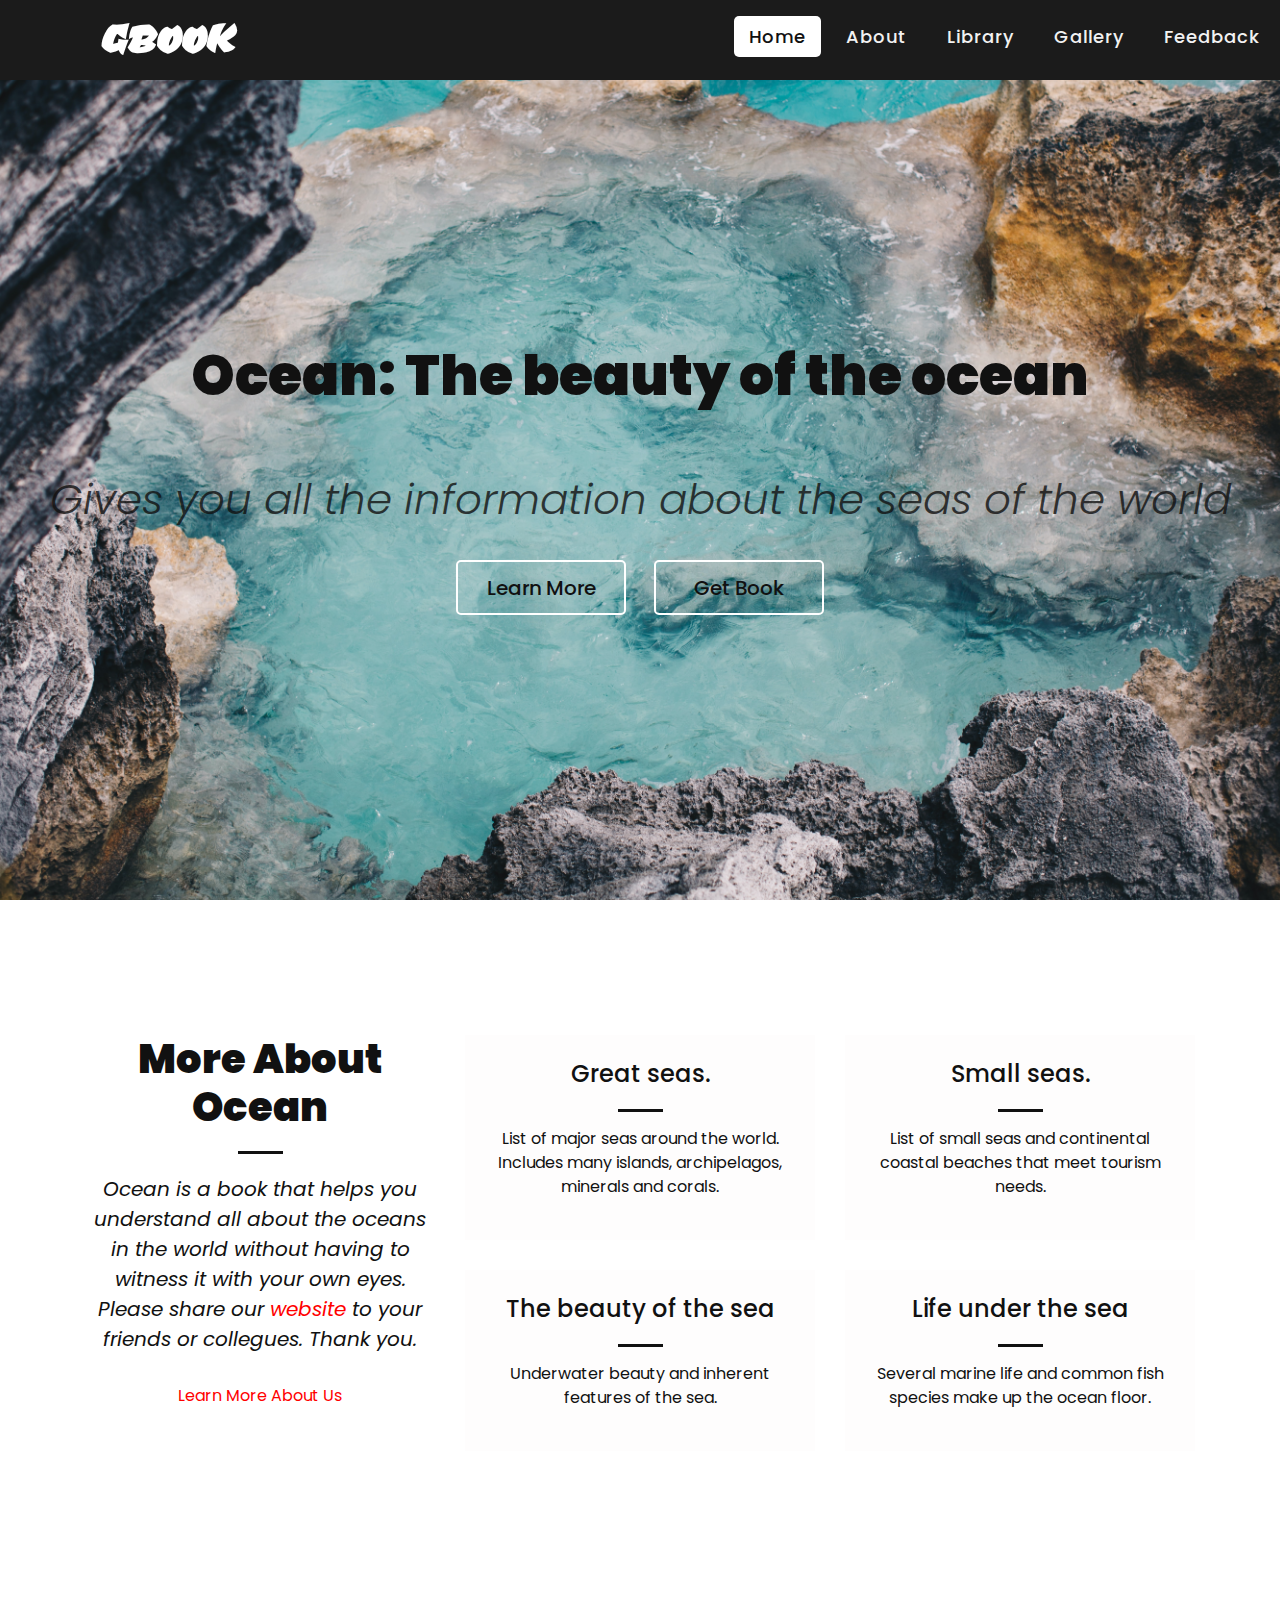
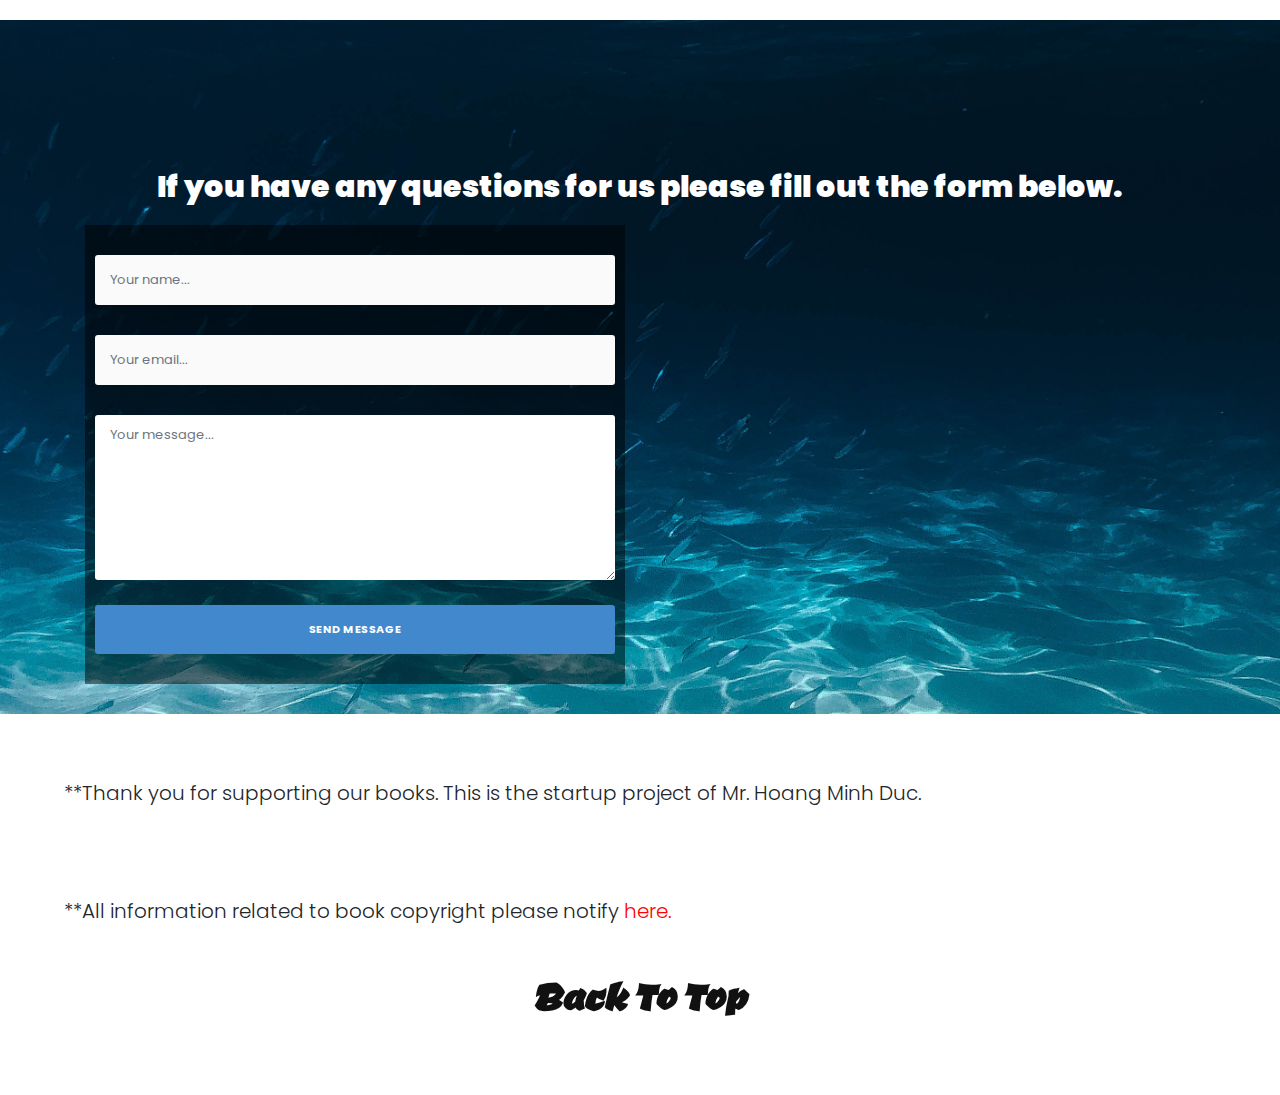
<file: index.html>
<!DOCTYPE html>
<html lang="en">
  <head>
    <meta charset="utf-8">
    <meta http-equiv="X-UA-Compatible" content="IE=edge">
    <meta name="viewport" content="width=device-width, initial-scale=1.0">
    <link rel="stylesheet" href="style.css">
    <link rel="stylesheet" href="https://cdnjs.cloudflare.com/ajax/libs/font-awesome/5.15.2/css/all.min.css">
    <meta name="viewport" content="width=device-width, initial-scale=1.0">
    <link rel="stylesheet" href="https://maxcdn.bootstrapcdn.com/bootstrap/4.0.0/css/bootstrap.min.css" integrity="sha384-Gn5384xqQ1aoWXA+058RXPxPg6fy4IWvTNh0E263XmFcJlSAwiGgFAW/dAiS6JXm" crossorigin="anonymous">
    <title>GBOOK</title>
  </head>
  <body>
    <div><nav>
      <div class="logo">GBOOK</div>
      <input type="checkbox" id="click">
      <label for="click" class="menu-btn">
        <i class="fas fa-bars"></i>
      </label>
      <ul>
        <li><a class="active" href="/Link.html">Home</a></li>
        <li><a href="/Link.html">About</a></li>
        <li><a href="/Link.html">Library</a></li>
        <li><a href="/Link.html">Gallery</a></li>
        <li><a href="/Link.html">Feedback</a></li>
      </ul>
    </nav>
    </div>
    <div class="banner">
      <div class="content">
        <div class="title">Ocean: The beauty of the ocean</div>
        <div class="sub_title">Gives you all the information about the seas of the world</div>
          <div class="btns">
            <button><a href="/Link.html">Learn More</a></button>
            <button><a href="/Link.html">Get Book</a></button>
          </div>
      </div>
    </div>
  

    <div class="service-content" id="services">
      <div class="container">
          <div class="row">
              <div class="col-md-4">
                  <div class="left-text">
                      <h4>More About Ocean</h4>
                      <div class="line-dec"></div>
                      <p>Ocean is a book that helps you understand all about the oceans in the world without having to witness it with your own eyes. 
                      Please share our <a rel="nofollow" href="index.html">website</a> to your friends or collegues. Thank you.</p>
                      <div class="primary-button">
                          <a href="Link.html">Learn More About Us</a>
                      </div>
                  </div>
              </div>
              <div class="col-md-8">
                  <div class="row">
                      <div class="col-md-6">
                          <div class="service-item">
                              <h4>
                                Great seas.</h4>
                              <div class="line-dec"></div>
                              <p>List of major seas around the world. Includes many islands, archipelagos, minerals and corals.</p>
                          </div>
                      </div>
                      <div class="col-md-6">
                          <div class="service-item">
                              <h4>Small seas.</h4>
                              <div class="line-dec"></div>
                              <p>List of small seas and continental coastal beaches that meet tourism needs.</p>
                          </div>
                      </div>
                      <div class="col-md-6">
                          <div class="service-item">
                              <h4>The beauty of the sea</h4>
                              <div class="line-dec"></div>
                              <p>Underwater beauty and inherent features of the sea.</p>
                          </div>
                      </div>
                      <div class="col-md-6">
                          <div class="service-item">
                              <h4>Life under the sea</h4>
                              <div class="line-dec"></div>
                              <p>Several marine life and common fish species make up the ocean floor.</p>
                          </div>
                      </div>
                  </div>
              </div>                
          </div>
      </div>
  </div>

  <div class="parallax-content contact-content" id="contact-us">
    <p class="title-contact">
      If you have any questions for us please fill out the form below.
    </p>
    <div class="container">
        <div class="row">
            <div class="col-md-6">
                <div class="contact-form">
                    <div class="row">
                        <form id="contact" action="" method="post">
                            <div class="row">
                                <div class="col-md-12">
                                  <fieldset>
                                    <input name="name" type="text" class="form-control" id="name" placeholder="Your name..." required="">
                                  </fieldset>
                                </div>
                                <div class="col-md-12">
                                  <fieldset>
                                    <input name="email" type="email" class="form-control" id="email" placeholder="Your email..." required="">
                                  </fieldset>
                                </div>
                                <div class="col-md-12">
                                  <fieldset>
                                    <textarea name="message" rows="6" class="form-control" id="message" placeholder="Your message..." required=""></textarea>
                                  </fieldset>
                                </div>
                                <div class="col-md-12">
                                  <fieldset>
                                    <button type="submit" id="form-submit" class="btn">Send Message</button>
                                  </fieldset>
                                </div>
                            </div>
                        </form>
                    </div>
                </div>
            </div>
        </div>
    </div>
</div>
    <footer>
      
      <p>
        **Thank you for supporting our books. This is the startup project of Mr. Hoang Minh Duc.
      </p>
      <br>
      <p>
        **All information related to book copyright please notify <a href="/Link.html"> here.</a>
      </p>
      <div class="primary-button">
        <a href="index.html">Back To Top</a>
    </div>
    </footer>
    <script src="https://code.jquery.com/jquery-3.2.1.slim.min.js" integrity="sha384-KJ3o2DKtIkvYIK3UENzmM7KCkRr/rE9/Qpg6aAZGJwFDMVNA/GpGFF93hXpG5KkN" crossorigin="anonymous"></script>
<script src="https://cdnjs.cloudflare.com/ajax/libs/popper.js/1.12.9/umd/popper.min.js" integrity="sha384-ApNbgh9B+Y1QKtv3Rn7W3mgPxhU9K/ScQsAP7hUibX39j7fakFPskvXusvfa0b4Q" crossorigin="anonymous"></script>
<script src="https://maxcdn.bootstrapcdn.com/bootstrap/4.0.0/js/bootstrap.min.js" integrity="sha384-JZR6Spejh4U02d8jOt6vLEHfe/JQGiRRSQQxSfFWpi1MquVdAyjUar5+76PVCmYl" crossorigin="anonymous"></script>      
  </body>
</html>
</file>
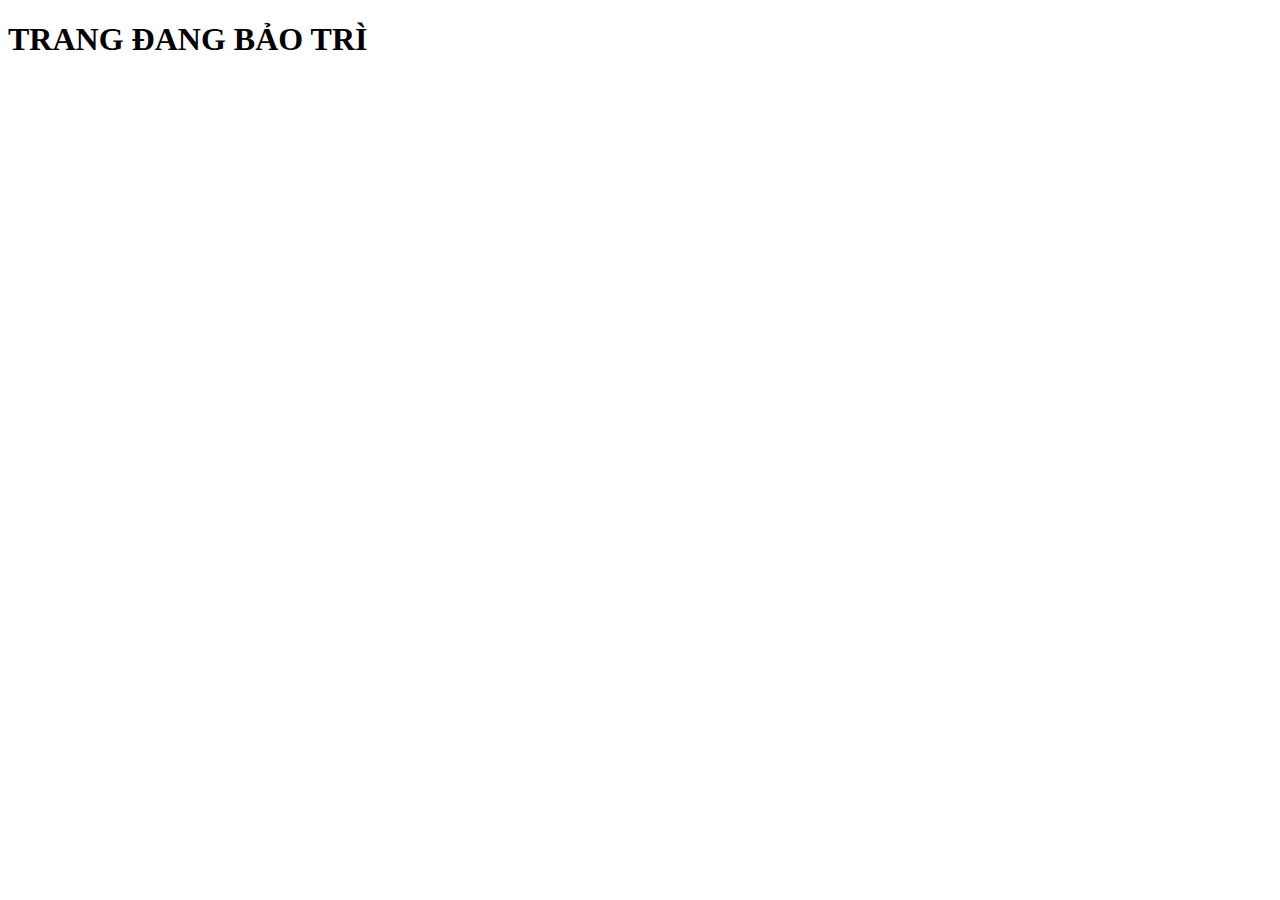
<file: Link.html>
<!DOCTYPE html>
<html lang="en">
<head>
    <meta charset="UTF-8">
    <meta http-equiv="X-UA-Compatible" content="IE=edge">
    <meta name="viewport" content="width=device-width, initial-scale=1.0">
    <title>Link</title>
</head>
<body>
    <h1>
        TRANG ĐANG BẢO TRÌ 
    </h1>
</body>
</html>
</file>
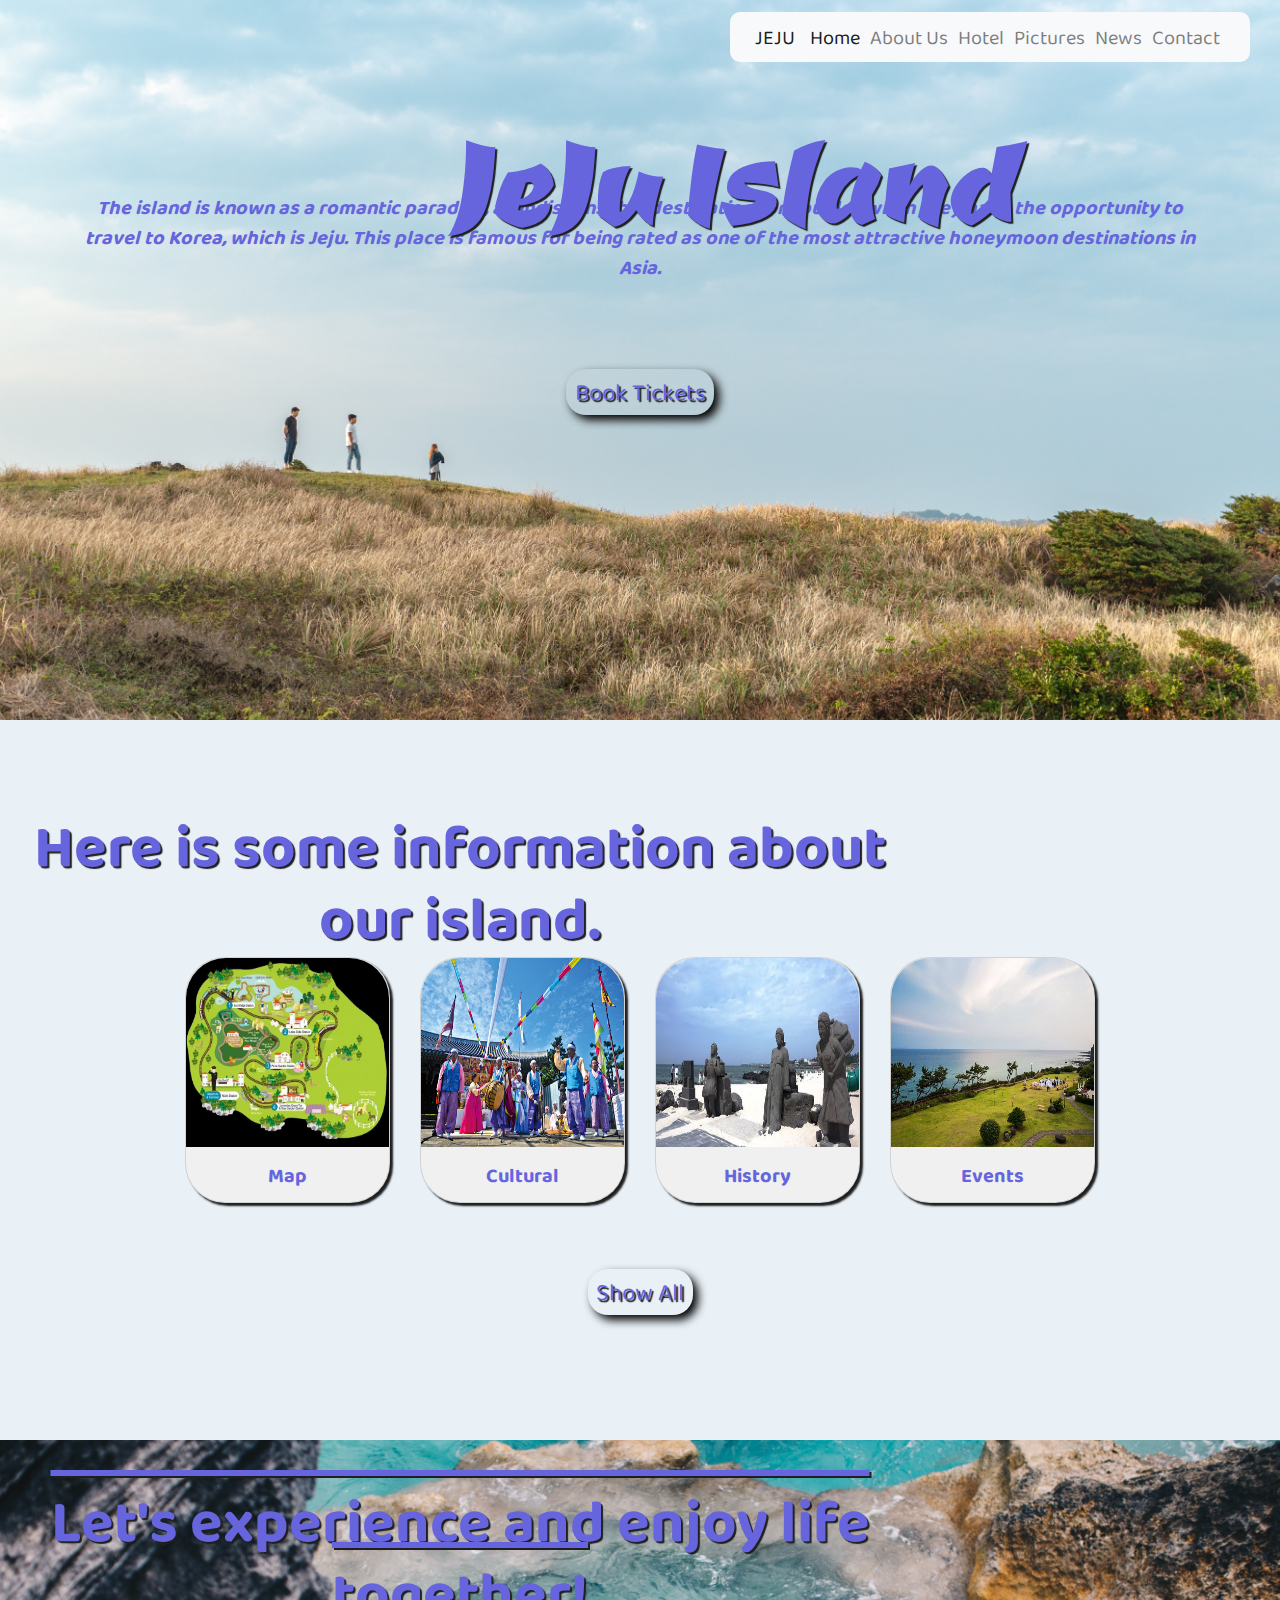
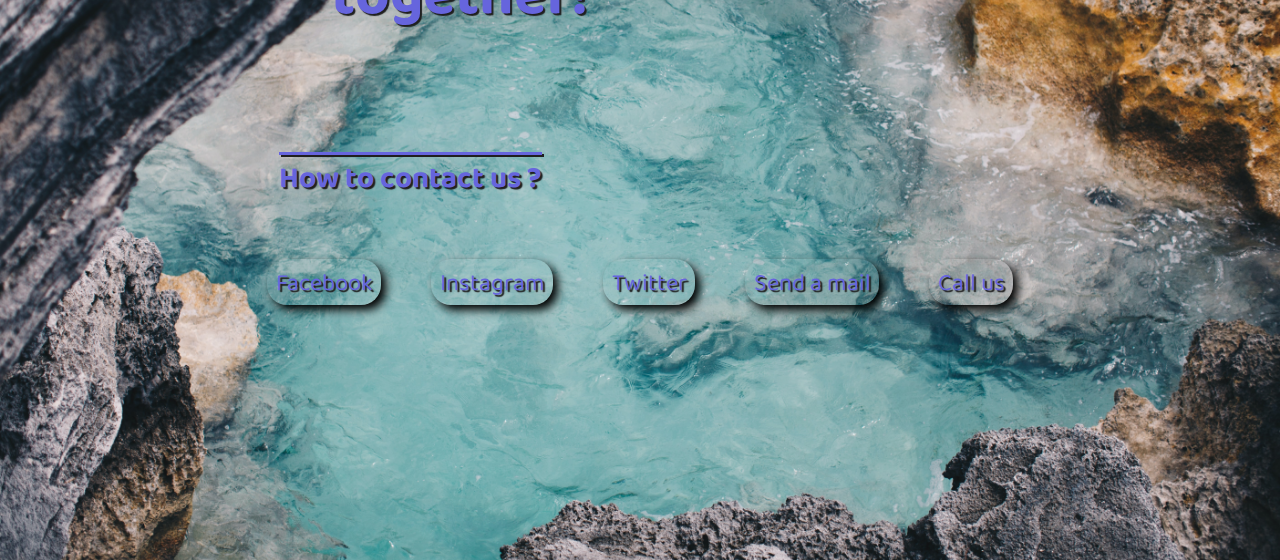
<file: Reponsiveweb.html>
<!DOCTYPE html>
<html lang="en">
<head>
    <meta charset="UTF-8">
    <meta http-equiv="X-UA-Compatible" content="IE=edge">
    <meta name="viewport" content="width=device-width, initial-scale=1.0">
    <link rel="stylesheet" href="https://maxcdn.bootstrapcdn.com/bootstrap/4.0.0/css/bootstrap.min.css" integrity="sha384-Gn5384xqQ1aoWXA+058RXPxPg6fy4IWvTNh0E263XmFcJlSAwiGgFAW/dAiS6JXm" crossorigin="anonymous">
    <link rel="stylesheet" type="text/css" href="css/style1.css">

    <title>JeJu Island</title>
</head>
<body>
  <header>
        <nav class="navbar navbar-expand-lg navbar-light bg-light">
            <div class="container-fluid">
              <a class="navbar-brand" href="#">JEJU</a>
              <button class="navbar-toggler" type="button" data-bs-toggle="collapse" data-bs-target="#navbarNav" aria-controls="navbarNav" aria-expanded="false" aria-label="Toggle navigation">
                <span class="navbar-toggler-icon"></span>
              </button>
              <div class="collapse navbar-collapse" id="navbarNav">
                <ul class="navbar-nav">
                  <li class="nav-item">
                    <a class="nav-link active" aria-current="page" href="Bookticket.html">Home</a>
                  </li>
                  <li class="nav-item">
                    <a class="nav-link" href="Bookticket.html">About Us</a>
                  </li>
                  <li class="nav-item">
                    <a class="nav-link" href="Bookticket.html">Hotel</a>
                  </li>
                  <li class="nav-item">
                    <a class="nav-link" href="Bookticket.html">Pictures</a>
                  </li>
                  <li class="nav-item">
                    <a class="nav-link" href="Bookticket.html">News</a>
                  </li>
                  <li class="nav-item">
                    <a class="nav-link" href="Bookticket.html">Contact</a>
                  </li>
                </ul>
              </div>
            </div>
          </nav>

        <div class="header-text">
        <p class="quote">
          The island is known as a romantic paradise, an indispensable destination for couples when they have the opportunity to travel to Korea, which is Jeju. This place is famous for being rated as one of the most attractive honeymoon destinations in Asia.</p>
        <h1 class="title">
            JeJu Island
        </h1>
        </div>
        <div class="button">
            <a href="Bookticket.html" class="btn details">Book Tickets</a>
        </div>
        
    </header>
    <div class="island-section">
      <div class="island-section-header">
        <h2>Here is some information about our island.
          </h2>
      </div>

      <div class="row row-cols-1 row-cols-md-2 g-4">
        <div class="col">
          <div class="card">
            <img src="images/map.jpg" class="card-img-top1" alt="_blank">
            <div class="card-body">
              <a class="card-title" href="Bookticket.html">Map</a>
              
            </div>
          </div>
        </div>
        <div class="col">
          <div class="card">
            <img src="images/cultural.jpg" class="card-img-top2" alt="_blank">
            <div class="card-body">
              <a class="card-title" href="Bookticket.html">Cultural</a>
        
            </div>
          </div>
        </div>
        <div class="col">
          <div class="card">
            <img src="images/history.jpg" class="card-img-top3" alt="_blank">
            <div class="card-body">
              <a class="card-title" href="Bookticket.html">History</a>
              
            </div>
          </div>
        </div>
        <div class="col">
          <div class="card">
            <img src="images/event.jpg" class="card-img-top4" alt="_blank">
            <div class="card-body">
              <a class="card-title" href="Bookticket.html">Events</a>
              
            </div>
          </div>
        </div>
      </div>
      <div class="button1">
        <a href="Bookticket.html" class="btn details" target="_blank">Show All
        </a>
      </div>
    </div>

    <footer class="contact-section">
      <div class="contact-section-header">
        <h2>
          Let's experience and enjoy life together!
        </h2>
        <p>
          How to contact us ?
        </p>
      </div>
      <div class="contact-section-links">
            <a 
              target="_blank"
              class="btn details"
              href="Bookticket.html"> Facebook</a>
          
            <a
              target="_blank"
              class="btn details"
              href="Bookticket.html">Instagram</a>
         
            <a
              target="_blank"
              class="btn details"
              href="Bookticket.html">Twitter</a>
         
            <a
              target="_blank"
              class="btn details"
              href="Bookticket.html">Send a mail</a>

          
            <a
              target="_blank" 
              class="btn details"
              href="Bookticket.html">Call us</a>
      </div> 
    </footer>
</file>
<file: style.css>
@import url('https://fonts.googleapis.com/css2?family=Poppins:wght@200;300;400;500;600;700&display=swap');

@import url('https://fonts.googleapis.com/css2?family=Ceviche+One&display=swap');

*{
  margin: 0;
  padding: 0;
  box-sizing: border-box;
  font-family: 'Poppins', sans-serif;
} 
nav{
  display: flex;
  height: 80px;
  width: 100%;
  background: #1b1b1b;
  align-items: center;
  justify-content: space-between;
  padding: 0 50px 0 100px;
  flex-wrap: wrap;
  z-index: 100;
  position:fixed;
  
}
nav .logo{
  
  color: #fff;
  font-size: 50px;
  font-weight: 600;
  font-family: 'Ceviche One', cursive;
  z-index: 100;
}
nav ul{
  display: flex;
  flex-wrap: wrap;
  list-style: none;
  z-index: 100;
  position: absolute;
  top: 23px;
  right: 0px;
}
nav ul li{
  margin: 0 5px;
  z-index: 100;
}
nav ul li a{
  color: #f2f2f2;
  text-decoration: none;
  font-size: 18px;
  font-weight: 500;
  padding: 8px 15px;
  border-radius: 5px;
  letter-spacing: 1px;
  transition: all 0.3s ease;
  z-index: 100;
  
}
nav ul li a.active,
nav ul li a:hover{
  color: #111;
  background: #fff;
  z-index: 100;
  text-decoration: none;
}
nav .menu-btn i{
  color: #fff;
  font-size: 22px;
  cursor: pointer;
  display: none;
  z-index: 100;
}
input[type="checkbox"]{
  display: none;
}
.banner{
    position: relative;
    width: 100%;
    min-height: 100vh;
    padding: 20px 100px;
    background: url(ocean2.jpg);
    background-position: center;
    background-size: cover;
    display: flex;
    justify-content: flex-start;
    align-items: center;
    z-index: 1;
}
@media (max-width: 1000px){
  nav{
    padding: 0 40px 0 50px;
    z-index: 100;
  }
}
@media (max-width: 920px) {
  nav .menu-btn i{
    display: block;
  }
  #click:checked ~ .menu-btn i:before{
    content: "\f00d";
  }
nav ul{
    position: fixed;
    top: 80px;
    left: -100%;
    background: #111;
    height: 100vh;
    width: 100%;
    text-align: center;
    display: block;
    transition: all 0.3s ease;
  }
  #click:checked ~ ul{
    left: 0;
  }
  nav ul li{
    width: 100%;
    margin: 40px 0;
  }
  nav ul li a{
    width: 100%;
    margin-left: -100%;
    display: block;
    font-size: 20px;
    transition: 0.6s cubic-bezier(0.68, -0.55, 0.265, 1.55);
  }
  #click:checked ~ ul li a{
    margin-left: 0px;
  }
  nav ul li a.active,
  nav ul li a:hover{
    background: none;
    color: cyan;
  }
}
.content{
  position: absolute;
  top: 50%;
  left: 50%;
  transform: translate(-50%, -50%);
  text-align: center;
  z-index: -1;
  width: 100%;
  padding: 0 30px;
  color: #1b1b1b;
}
.content div{
  font-size: 40px;
  font-weight: 700;
}

.content{
  position: absolute;
  top: 50%;
  left: 50%;
  transform: translate(-50%, -50%);
  width: 100%;
  padding: 0 20px;
  text-align: center;
}
.content .title{
  color: #111;
  font-size: 55px;
  font-weight: 1000;
  z-index: 10;
  margin: 50px;
  
}
.content .sub_title{
  color: #111;
  font-size: 42px;
  font-weight: 300;
  font-style: italic;
  opacity: 0.8;

}
.content .btns{
  margin-top: 20px;
}
.content .btns button {
  height: 55px;
  width: 170px;
  border-radius: 5px;
  border: none;
  margin: 0 10px;
  border: 2px solid white;
  font-size: 20px;
  font-weight: 500;
  padding: 0 10px;
  cursor: pointer;
  outline: none;
  transition: all 0.3s ease;
}
.content .btns button a {
  text-decoration: none;
  color: #111;
}
.content .btns button:first-child{
  color: #fff;
  background: none;
}
.btns button:first-child:hover{
  background: white;
  color: black;
}
.content .btns button:last-child{
  background: none;
  color: black;
}
.btns button:last-child:hover{
  background: white;
  color: black;
}
footer {
  font-weight: 300;
  display: flex;
  justify-content: space-evenly;
  padding: 2rem;
  background: var(--main-gray);
  border-top: 4px solid var(--main-red);
}
footer .primary-button {
  margin-bottom: 30px;
  text-align: center;
}
footer .primary-button a {
  text-decoration: none;
  color: #111;
  font-size: 50px;
  font-weight: 600;
  font-family:'Ceviche One', cursive;

}

footer > p {
  margin: 2rem;
  font-size: 20px;
  font-weight: 300;
}
footer > p > a{
  text-decoration: none;
  color: red;
}
@media (max-width: 28.75em) {
  footer {
    flex-direction: column;
    text-align: center;
  }
  footer > p {
    font-size: 14px;
  }
  footer .primary-button a {
    font-size: 15px;
  }
}
@media (max-width: 28.75em) {
  .banner {
    flex-direction: column;
    text-align: center;
  }
  .content .title {
    font-size: 25px;
  }
  .content .sub_title {
    font-size: 15px;
  }
  .content .btns button {
    height: 30px;
    width: 140px;
}
  nav .logo {
    font-size: 30px;
  }
}



.service-content {
  padding-left: 15px;
  padding-right: 15px;
  padding-top: 15vh;
  background-image: url(/ocean10.jpg);
  background-attachment: fixed;
  min-height: 80vh;
  background-size: cover;
  background-position: center;
  text-align: center;
  
  
}

.service-content .left-text h4 {
  font-size: 40px;
  font-weight: 1000;
  color: #111;
}

h4, .h4 {
  font-size: 30px;
}

.service-content .left-text .line-dec {
  width: 45px;
  height: 3px;
  background-color: #111;
  margin: 20px auto 20px auto;
  text-align: center;
  
}

.service-content .left-text p {
  color: #111;
  font-size: 20px;
  font-style: italic;
}
.service-content .left-text p a {
  color: red;
}


.service-content .left-text .primary-button {
  margin: 30px 0px;
}
.service-content .left-text .primary-button a {
  color: red;
}

.service-content .service-item {
  background-color: rgba(253, 252, 252, 0.5);
  padding: 25px 30px;
  text-align: center;
  color: #111;
  margin-bottom: 30px;
}

.service-content .service-item .line-dec {
  width: 45px;
  height: 3px;
  background-color: #111;
  margin: 20px auto 15px auto;
}

@media (max-width: 767px){
  .service-content {
    padding-top: 5vh;
    text-align: center;
  }

  .service-content .left-text .line-dec {
    width: 45px;
    height: 3px;
    background-color: #111;
    margin: 20px auto 20px auto;
  }

  .service-content .service-item {
    background-color: rgba(0, 0, 0, 0.5);
    padding: 25px 30px;
    text-align: center;
    color: #fff;
    margin-bottom: 30px;
  }
}

/* contact */
.title-contact {
  font-size: 30px;
  text-align: center;
  font-weight: 900;
  color: #fff;
}
@media (max-width: 767px) {
  .title-contact {
    font-size: 15px;
  }
}

.contact-content {
  padding-left: 15px;
  padding-right: 15px;
  padding-top: 16vh;
  background-image: url(/ocean3.jpg);
  background-size: cover;
  background-position: center;
  text-align: center;
}

.contact-form {
  background-color: rgba(0, 0, 0, 0.5);
  padding: 30px 25px;
  margin-bottom: 30px;
}


#contact input {
  border-radius: 3px;
  padding-left: 15px;
  font-size: 13px;
  color: #232323;
  background-color: rgb(250, 250, 250);
  outline: none;
  border: none;
  box-shadow: none;
  line-height: 50px;
  height: 50px;
  width: 100%;
  margin-bottom: 30px;
}

#contact textarea {
  border-radius: 3px;
  padding-left: 15px;
  padding-top: 10px;
  font-size: 13px;
  color: #232323;
  background-color: rgb(255, 255, 255);
  outline: none;
  border: none;
  box-shadow: none;
  height: 165px;
  max-height: 220px;
  width: 100%;
  margin-bottom: 25px;
}

#contact button {
  display: inline-block;
  background-color: #4189cc;
  padding: 15px 24px;
  width: 100%;
  border-radius: 3px;
  text-transform: uppercase;
  font-size: 11px;
  color: #fff;
  font-weight: 700;
  text-decoration: none;
  letter-spacing: 0.5px;
}
</file>
<file: css/style1.css>
@import url('https://fonts.googleapis.com/css2?family=Baloo+Chettan+2:wght@500&display=swap');
@import url('https://fonts.googleapis.com/css2?family=Ceviche+One&display=swap');
html {
    box-sizing: border-box;
    font-size: 62.5%;
    scroll-behavior: smooth;
  }

:root {
    --main-white: #f0f0f0;
    --main-peru: peru;
    --main-blue: #45567d;
    --main-gray: #303841;
    --main-green: green;
    --main-silver: #C0C0C0;
    --main-teal: #008080;
    --main-black: black;
    --main-light-turquoise: #AFEEEE;
    --main-BlanchedAlmond: #FFEBCD;
    --main-purple: #6665dd;

}
* {
    font-family: 'Baloo Chettan 2', cursive;
}
/* thanh navbar */
.navbar {
    position: fixed;
    top: 12px;
    right: 30px;
    border-radius: 10px;
    z-index: 10;
}
.navbar a {
    border-radius: 10px;
    display: block;
    font-size: 20px;
}

.navbar-nav a:hover {
    background: #9b9ece;
}
/*thanh navbar*/

header {
    width: 100%;
    height: 80vh;
    background-image: url("../images/header4.jpg");  
    background-position: left;
    background-size: cover;
    background-repeat: no-repeat;
    position: relative;
    text-align: center;
    justify-content: center;
    display: flex;
    align-items: center;
}
/* nút tổng */
.btn {
    margin-top: 5vmax;
    font-size: 30px;
    border-radius: 20px;
    box-shadow: 5px 5px 10px black;
    color: #6665dd;
}
.btn a {
    text-decoration: none;
    color: #6665dd;
}
/* phần giới thiệu header */
.header-text > p {
    font-size: 20px ;
    color: #6665dd;
    position: absolute;
    top: 15vmax;
    left: 6vmax;
    right: 6vmax;
    font-style: italic;
    font-weight: 700;    
}
/* JeJu Island */
.header-text > h1 {
    font-size: 150px ;
    color: var(--main-purple);
    position: absolute;
    text-align: center;
    top: 10vh;
    left: 35vw;
    text-shadow: 2px 2px 1px #1f1f1f ;
    font-family: 'Ceviche One', cursive;
}
/* phần mục chính */
.island-section {
    background:#e9f1f7;
    width: 100%;
    height: 80vh;
    position: relative;
    text-align: center;
    justify-content: center;
    display: flex;
    align-items: center;  
}
/* giới thiệu của mục chính */ 
.island-section-header h2{
    color: #6665dd;
    font-weight: 700;
    font-size: 60px;
    margin-top: 0;
    position: absolute;
    top: 10vh;
    right: 40vh;
    text-shadow: 2px 2px 1px #1f1f1f;   
}
/* tổng thẻ */
.card-title {
    font-weight: 700;
    font-size: 20px;
    color:#6665dd;
}
/* tên thẻ */
.card-body a {
    text-decoration: none;
    color: #6665dd;
    
}
/* thẻ chính */
.card {
    display: flex;
    width: 16vw;
    border-radius: 40px;
    background-color: var(--main-white);
    box-shadow: 3px 3px 2px #1f1f1f;
    background-size: cover;
    transition: transform 0.3s ease-out;
}
.card:hover {
    transform: translateY(30px);
}
.card-img-top1 {
    border-top-left-radius: 40px;
    border-top-right-radius: 40px;
    width: 100%;
    height: 21vh;
    
}
.card-img-top2 {
    border-top-left-radius: 40px;
    border-top-right-radius: 40px;
    width: 100%;
    height: 21vh;
}
.card-img-top3 {
    border-top-left-radius: 40px;
    border-top-right-radius: 40px;
    width: 100%;
    height: 21vh;
}
.card-img-top4 {
    border-top-left-radius: 40px;
    border-top-right-radius: 40px;
    width: 100%;
    height: 21vh;
}
/* nút Show all */
.button1 {
    display: flex;
    justify-content: center;
    margin-top: 40vh;
    position: absolute;
    
}


.contact-section {
    position: absolute;
    display: flex;
    flex-direction: column;
    justify-content: center;
    align-items: center;
    text-align: center;
    width: 100%;
    height: 80vh;
    padding: 0 2rem;
}
/* ảnh nền phần contact */
.contact-section {
    background: url("../images/ocean2.jpg");
    background-size: cover;
    background-repeat: no-repeat;
    background-position: left;
    -webkit-background-size: cover;
    -moz-background-size: cover;
    -o-background-size: cover;
    background-size: cover;
}
/* mục link */
.contact-section-links {
    display: flex;
    justify-content: center;
    gap: 50px;
    margin-top: 100px;
    flex-wrap: wrap;
    
}
/* phần h2 contact */
.contact-section-header h2 {
    color: #6665dd;
    font-weight: 700;
    font-size: 60px;
    margin-top: 0;
    position: absolute;
    top: 5vh;
    right: 40vh;
    text-shadow: 2px 2px 1px #1f1f1f;
    color: #6665dd;
    text-decoration: overline;
}
/* phần p contact */
.contact-section-header p {
    color: #6665dd;
    font-weight: 700;
    font-size: 30px;
    margin-top: 0;
    position: absolute;
    top: 35vh;
    right: 82vh;
    text-shadow: 2px 2px 1px #1f1f1f;
    text-decoration: overline;
}
/* animation cho các nút */
.details {
    font-size: 2.4rem;
    text-shadow: 2px 2px 1px #1f1f1f;
    transition: transform 0.3s ease-out;
}
.details:hover {
    transform: translateY(8px);
    color:#6665dd ;
}
@media screen and (max-width: 1023px) {
    .navbar {
    width: 40vw;
    height: 5vh;
    position: fixed;
    font-size: 12px;
    top: 12px;
    right: 30px;
    border-radius: 10px;
    z-index: 10;
    }
    .header-text > h1 {
    font-size: 70px ;
    top: 4vmax;
    left: 39vmax;
    }
    .header-text > p {
    font-size: 18px ;
    top: 15vmax;
    left: 4vmax;
    width: 80%;
    }
    .button {
    margin-top: 10vmax;     
    }
    .btn {
    margin-top: 5vmax;
    font-size: 20px;
    border-radius: 20px;   
    }
    header {
    height: 60vh;
    }
    .island-section {
    width: 100%;
    height: 100vh; 
    }
    .island-section-header h2{
    font-size: 30px;
    margin-top: 0;
    top: 5vmax;
    right: 20vmax; 
    }
    .card-title {
    font-size: 18px;
    }
    .card {
    width: 30vw;
    height: 30vh;
    }
    .button1 {
    bottom: 10px;
    }
    .contact-section {
    height: 60vh;
    }
    .contact-section-header h2 {
    font-size: 40px;
    top: 10vh;
    right: 20vmax;
    }
    .contact-section-header p {
    font-size: 30px;
    top: 20vh;
    right: 35vmax;
    }
    .details {
        font-size: 2rem;
    }
}

@media screen and (max-width: 767px) {
    .header-text > h1 {
    font-size: 70px ;
    top: 4vmax;
    left: 29vmax;
    }
    .header-text > p {
    font-size: 18px ;
    top: 15vmax;
    left: 4vmax;
    width: 80%;
    }
    .button {
    margin-top: 10vmax;     
    }
    .btn {
    margin-top: 5vmax;
    font-size: 20px;
    border-radius: 20px;   
    }
    header {
    height: 50vh;
    }
    .island-section {
    width: 100%;
    height: 100vh; 
    }
    .island-section-header h2{
    font-size: 30px;
    margin-top: 0;
    top: 5vmax;
    right: 10vmax; 
    }
    .card-title {
    font-size: 18px;
    }
    .card {
    width: 25vw;
    height: 25vh;
    }
    .button1 {
    bottom: 10px;
    }
    .contact-section {
    height: 100vh;
    }
    .contact-section-header h2 {
    font-size: 40px;
    top: 10vh;
    right: 6vh;
    }
    .contact-section-header p {
    font-size: 30px;
    top: 20vh;
    right: 30vh;
    }
    .details {
        font-size: 2rem;
    }
}
@media screen and (max-width: 479px) {
    .navbar {
    width: 40vw;
    height: 6vh;
    position: fixed;
    font-size: 12px;
    top: 12px;
    right: 30px;
    }
    .header-text > h1 {
    font-size: 50px ;
    top: 6vmax;
    left: 18vmax;
    }
    .header-text > p {
    font-size: 15px ;
    top: 15vmax;
    left: 4vmax;
    width: 80%;
    }
    .button {
    margin-top: 10vmax;     
    }
    .btn {
    margin-top: 5vmax;
    font-size: 20px;
    border-radius: 20px;   
    }
    header {
    height: 60vh;
    }
    .island-section {
    width: 100%;
    height: 160vh; 
    }
    .island-section-header h2{
    font-size: 30px;
    margin-top: 0;
    top: 5vmax;
    right: 10vmax; 
    }
    .card-title {
    font-size: 18px;
    }
    .card {
    width: 50vw;
    height: 30vh;
    left: 100px;
    }
    .button1 {
    bottom: 10px;
    }
    .contact-section {
    height: 100vh;
    }
    .contact-section-header h2 {
    font-size: 25px;
    top: 10vh;
    right: 6vh;
    }
    .contact-section-header p {
    font-size: 20px;
    top: 20vh;
    right: 20vh;
    }
    .details {
        font-size: 1.5rem;
    }
}
@media screen and (max-width: 319px) {
    .navbar {
    width: 40vw;
    height: 6vh;
    position: fixed;
    font-size: 12px;
    top: 12px;
    right: 30px;
    }
    .header-text > h1 {
    font-size: 50px ;
    top: 16vmax;
    left: 9vmax;
    }
    .header-text > p {
    font-size: 15px ;
    top: 30vmax;
    left: 4vmax;
    width: 80%;
    }
    .button {
    margin-top: 30vmax;     
    }
    .btn {
    margin-top: 5vmax;
    font-size: 20px;
    border-radius: 20px;   
    }
    header {
    height: 80vh;
    }
    .island-section {
    width: 100%;
    height: 160vh; 
    }
    .island-section-header h2{
    font-size: 25px;
    margin-top: 0;
    top: 5vmax;
    right: 1vmax; 
    }
    .card-title {
    font-size: 18px;
    }
    .card {
    width: 70vw;
    height: 30vh;
    left: 50px;
    }
    .button1 {
    bottom: 10px;
    }
    .contact-section {
    height: 100vh;
    }
    .contact-section-header h2 {
    font-size: 25px;
    top: 8vh;
    right: 3vh;
    }
    .contact-section-header p {
    font-size: 20px;
    top: 30vh;
    right: 10vh;
    }
    .details {
        font-size: 2rem;
    }
}
</file>
